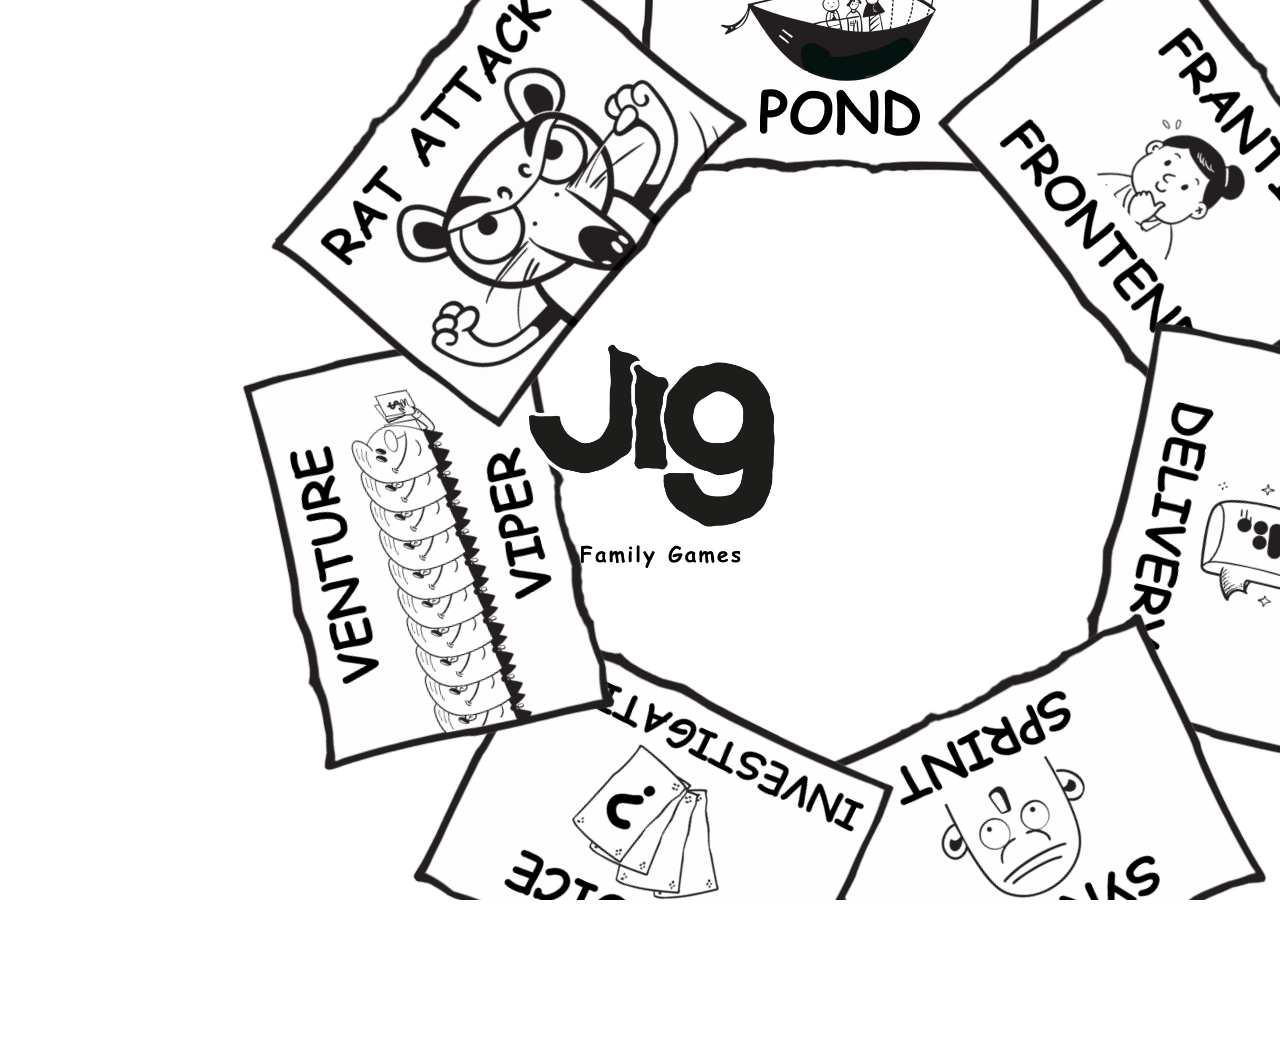
<file: index.html>
<!DOCTYPE html>
<html lang="en">
<head>
  <meta charset="UTF-8">
  <title>JigJam Minigames Hub</title>
  <link rel="stylesheet" href="style.css">
</head>
<body>
  <div id="container">
    <!-- Central Logo -->
    <div id="central-logo">
      <img src="assets/logo.png" alt="Logo" id="logo-image">
    </div>

    <!-- Circle Container -->
    <div id="circle-container">
      <!-- Game Items -->
      <!-- Game 1 -->
      <div class="game-item" style="--index:0;">
        <a href="games/sales_fish/index.html">
          <img src="games/sales_fish/assets/thumbnail.png" alt="Prospection Pond Thumbnail">
        </a>
      </div>
      <!-- Game 2 -->
      <div class="game-item" style="--index:1;">
        <a href="games/kate_katcher/index.html">
          <img src="games/kate_katcher/assets/thumbnail_kate.png" alt="Frantic Frontend Thumbnail">
        </a>
      </div>
      <!-- Game 3 -->
      <div class="game-item" style="--index:2;">
        <a href="games/design_delivery/index.html">
          <img src="games/design_delivery/assets/thumbnail.png" alt="Design Delivery Thumbnail">
        </a>
      </div>
      <!-- Game 4 -->
      <div class="game-item" style="--index:3;">
        <a href="games/syntax_sprint/index.html">
          <img src="games/syntax_sprint/assets/thumbnail.png" alt="Syntax Sprint Thumbnail">
        </a>
      </div>
      <!-- Game 5 -->
      <div class="game-item" style="--index:4;">
        <a href="games/invoice_investigation/index.html">
          <img src="games/invoice_investigation/assets/thumbnail.png" alt="Invoice Investigation Thumbnail">
        </a>
      </div>
      <!-- Game 6 -->
      <div class="game-item" style="--index:5;">
        <a href="games/venture_viper/index.html">
          <img src="games/venture_viper/assets/thumbnail.png" alt="Venture Viper Thumbnail">
        </a>
      </div>
      <!-- Game 7 -->
      <div class="game-item" style="--index:6;">
        <a href="games/rat_attack/index.html">
          <img src="games/rat_attack/assets/thumbnail.png" alt="Rat Attack Thumbnail">
        </a>
      </div>
    </div>
  </div>

  <!-- Include JavaScript -->
  <script src="script.js"></script>
</body>
</html>
</file>
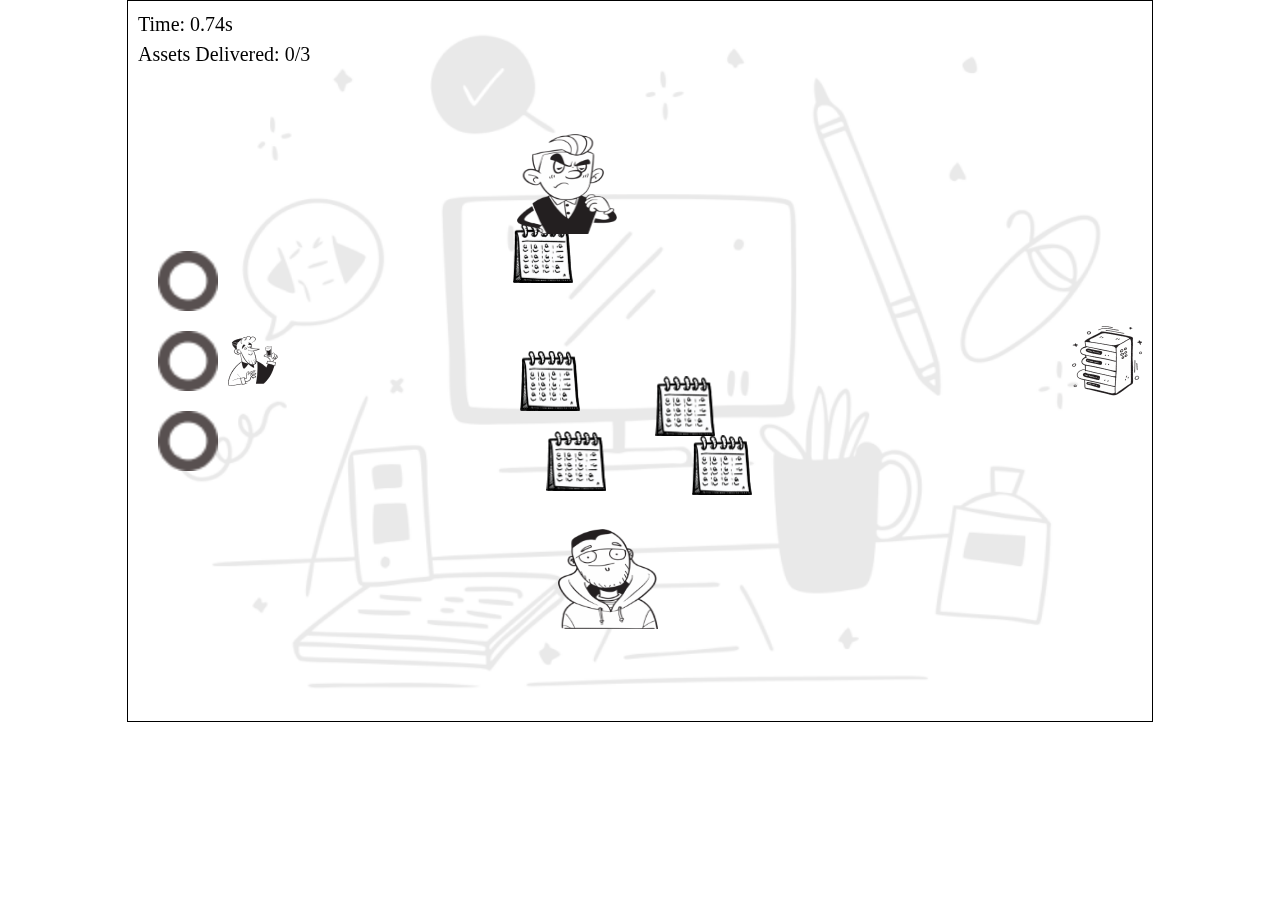
<file: games/design_delivery/index.html>
<!DOCTYPE html>
<html lang="en">
<head>
  <meta charset="UTF-8">
  <title>Design Delivery</title>
  <link rel="stylesheet" href="style.css">
</head>
<body>
  <canvas id="gameCanvas"></canvas>

  <!-- Include the game script -->
  <script src="game.js"></script>
</body>
</html>
</file>
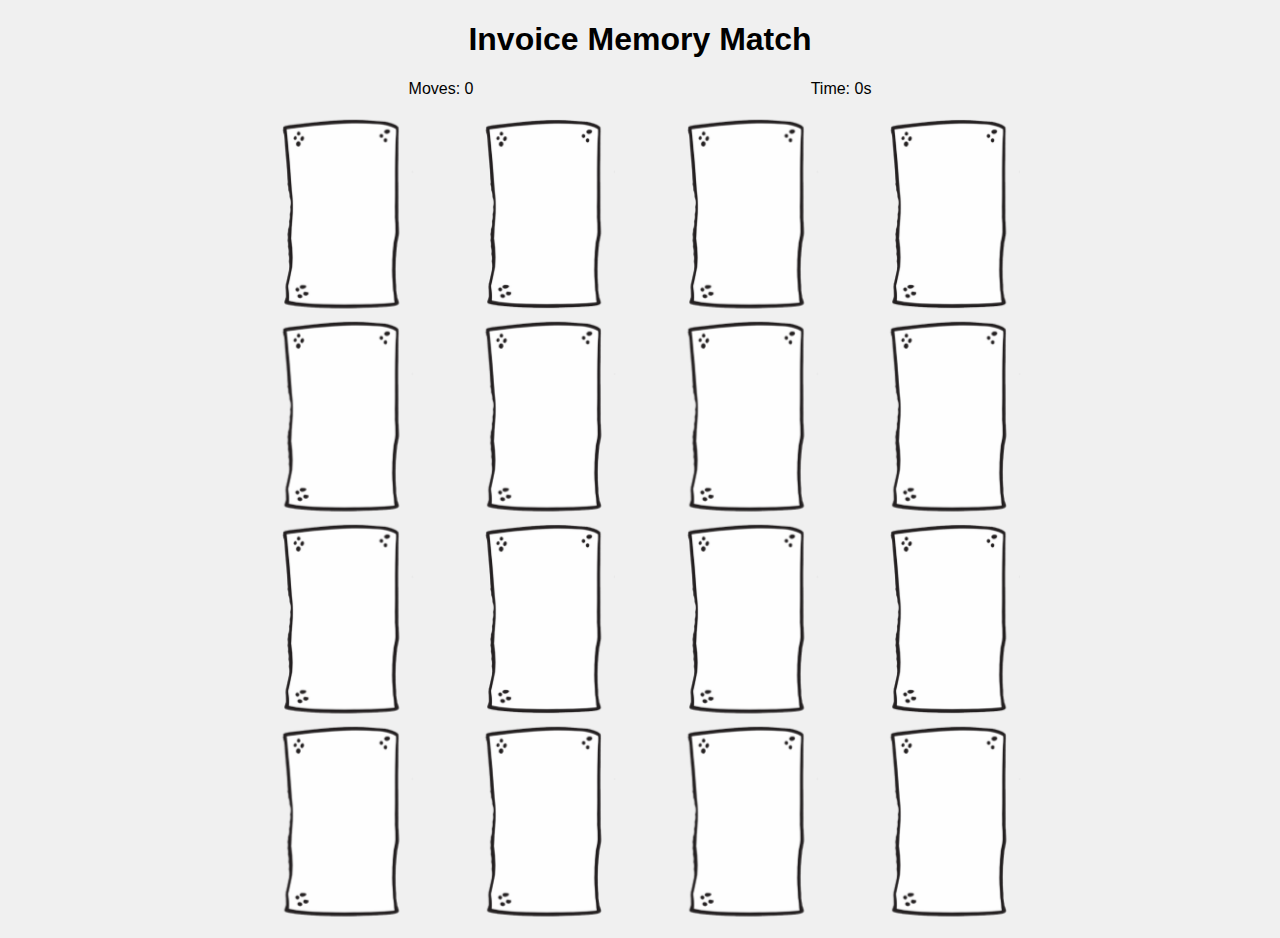
<file: games/invoice_investigation/index.html>
<!DOCTYPE html>
<html lang="en">
<head>
  <meta charset="UTF-8">
  <title>Invoice Investigation</title>
  <link rel="stylesheet" href="style.css">
</head>
<body>
  <div id="gameContainer">
    <header>
      <h1>Invoice Memory Match</h1>
      <div id="scoreBoard">
        <span id="moves">Moves: 0</span>
        <span id="timer">Time: 0s</span>
      </div>
    </header>
    <div id="gameBoard"></div>
    <div id="gameOverScreen" style="display: none;">
      <h2>Congratulations!</h2>
      <p>Your Score: <span id="finalScore"></span></p>
      <p>High Score: <span id="highScore"></span></p>
      <button id="restartBtn">Play Again</button>
    </div>
  </div>
  <script src="game.js"></script>
</body>
</html>
</file>
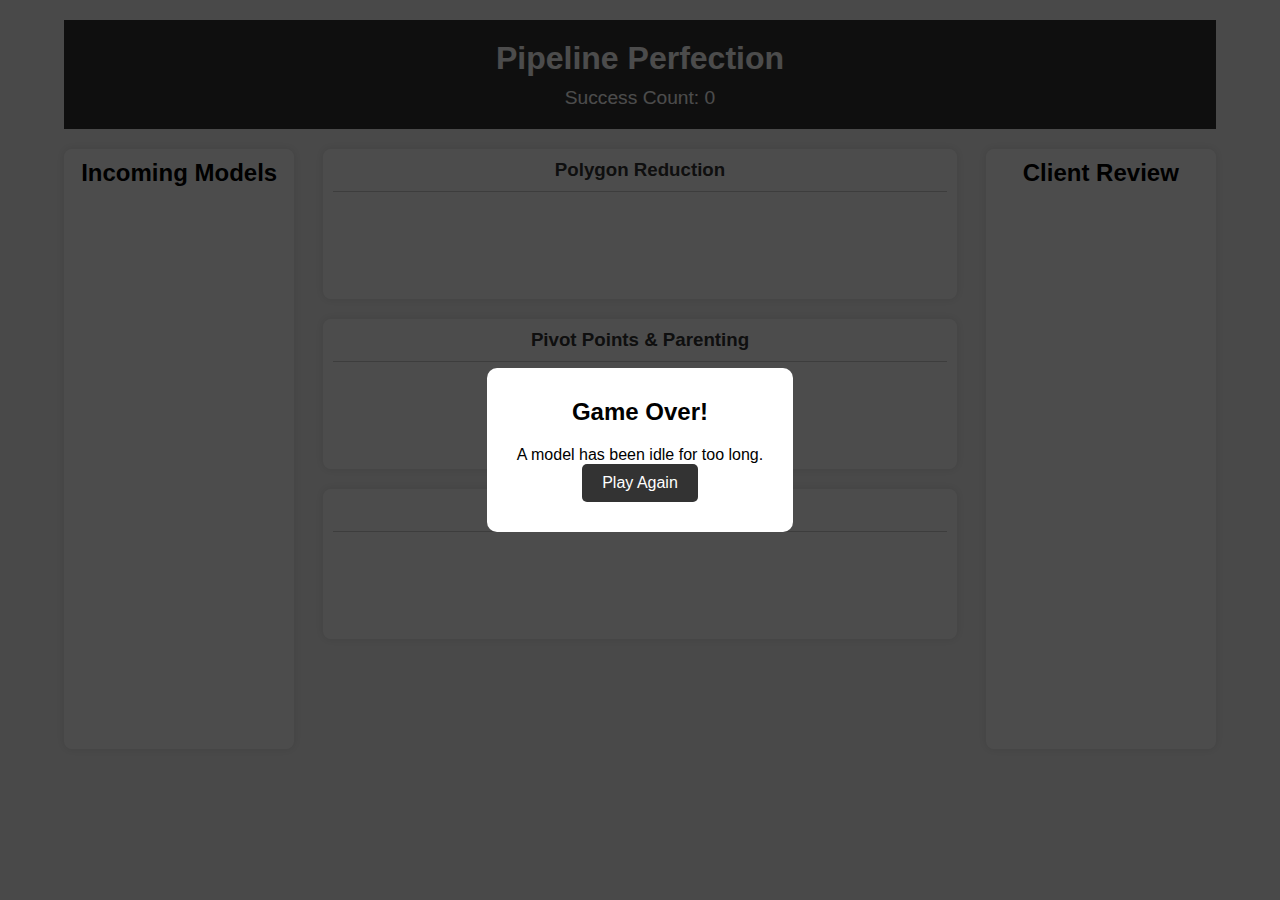
<file: games/pipeline_perfection/index.html>
<!DOCTYPE html>
<html lang="en">
<head>
  <meta charset="UTF-8">
  <title>Pipeline Perfection</title>
  <link rel="stylesheet" href="style.css">
</head>
<body>
  <div id="gameContainer">
    <header>
      <h1>Pipeline Perfection</h1>
      <div id="statusBar">
        <div>Success Count: <span id="successCount">0</span></div>
      </div>
    </header>
    <main>
      <div id="modelReception">
        <h2>Incoming Models</h2>
        <div id="modelsContainer">
          <!-- Incoming models will appear here -->
        </div>
      </div>
      <div id="stations">
        <div class="station" id="polygonReduction">
          <h3>Polygon Reduction</h3>
          <div class="queue" id="polygonReductionQueue">
            <!-- Models assigned to Polygon Reduction -->
          </div>
        </div>
        <div class="station" id="pivotPoints">
          <h3>Pivot Points & Parenting</h3>
          <div class="queue" id="pivotPointsQueue">
            <!-- Models assigned to Pivot Points -->
          </div>
        </div>
        <div class="station" id="materialsTextures">
          <h3>Materials & Textures</h3>
          <div class="queue" id="materialsTexturesQueue">
            <!-- Models assigned to Materials & Textures -->
          </div>
        </div>
      </div>
      <div id="clientReview">
        <h2>Client Review</h2>
        <div id="reviewContainer">
          <!-- Processed models go here -->
        </div>
      </div>
    </main>
    <div id="gameOverScreen">
      <div class="gameOverContent">
        <h2>Game Over!</h2>
        <p>A model has been idle for too long.</p>
        <button id="restartBtn">Play Again</button>
      </div>
    </div>
  </div>
  <script src="game.js"></script>
</body>
</html>
</file>
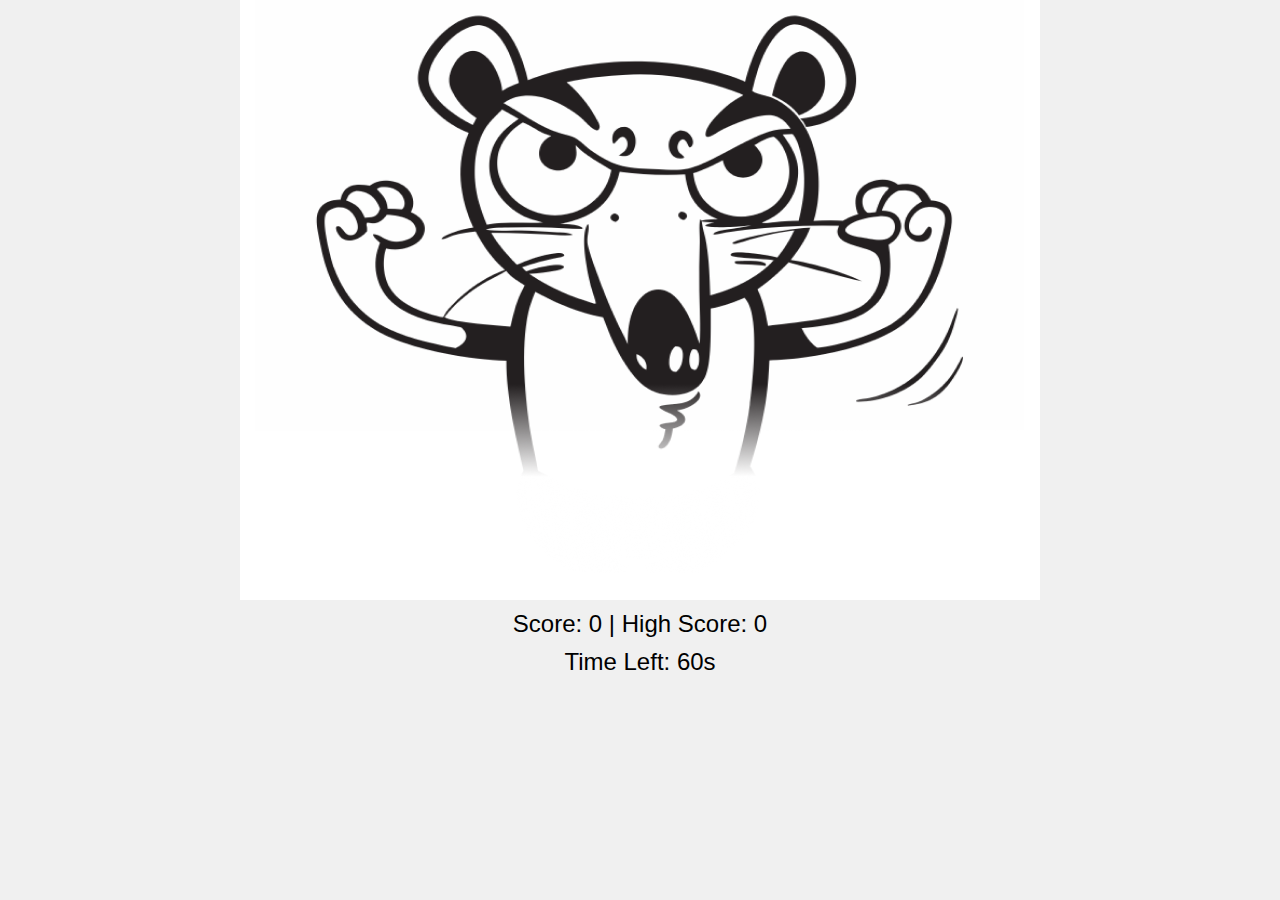
<file: games/rat_attack/index.html>
<!DOCTYPE html>
<html>
<head>
  <title>Rat Attack</title>
  <link rel="stylesheet" type="text/css" href="style.css">
</head>
<body>
  <div id="game-container">
    <!-- Pipes and developer heads will be dynamically added here -->

    <!-- Game Over Overlay -->
    <div id="game-over-overlay" class="hidden">
      <div id="game-over-content">
        <h1>Game Over!</h1>
        <p>Your Score: <span id="final-score"></span></p>
        <p>High Score: <span id="final-high-score"></span></p>
        <p>Press Enter to Try Again</p>
      </div>
    </div>
  </div>

  <div id="scoreboard">
    Score: <span id="score">0</span> | High Score: <span id="high-score">0</span>
  </div>
  <div id="timer">
    Time Left: <span id="time-left">60</span>s
  </div>
  <script src="game.js"></script>
</body>
</html>
</file>
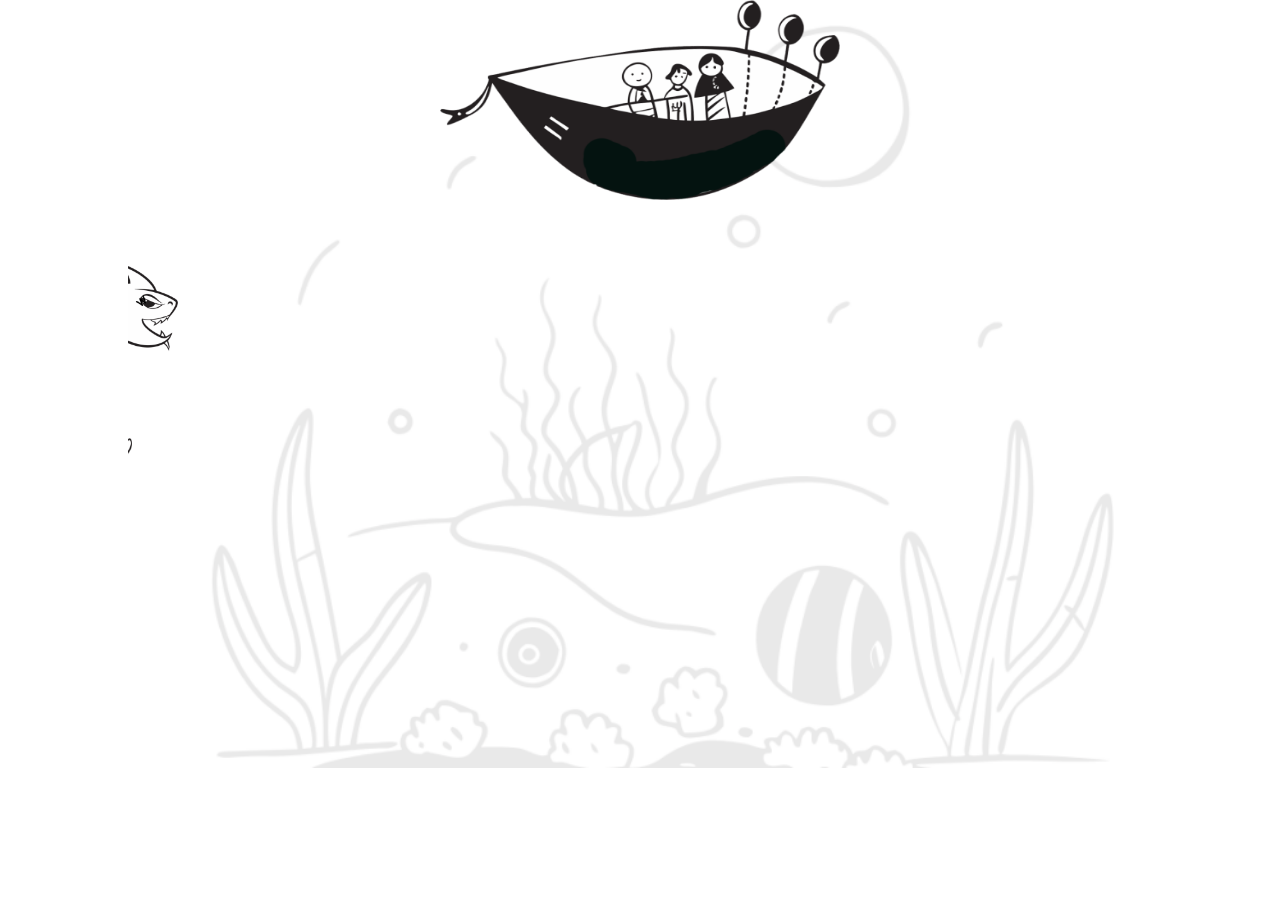
<file: games/Sales_fish/index.html>
<!DOCTYPE html>
<html lang="en">
<head>
  <meta charset="UTF-8">
  <title>Sales Fish</title>
  <link rel="stylesheet" href="style.css">
</head>
<body>
  <canvas id="gameCanvas"></canvas>

  <!-- Include the game script -->
  <script src="game.js"></script>
</body>
</html>
</file>
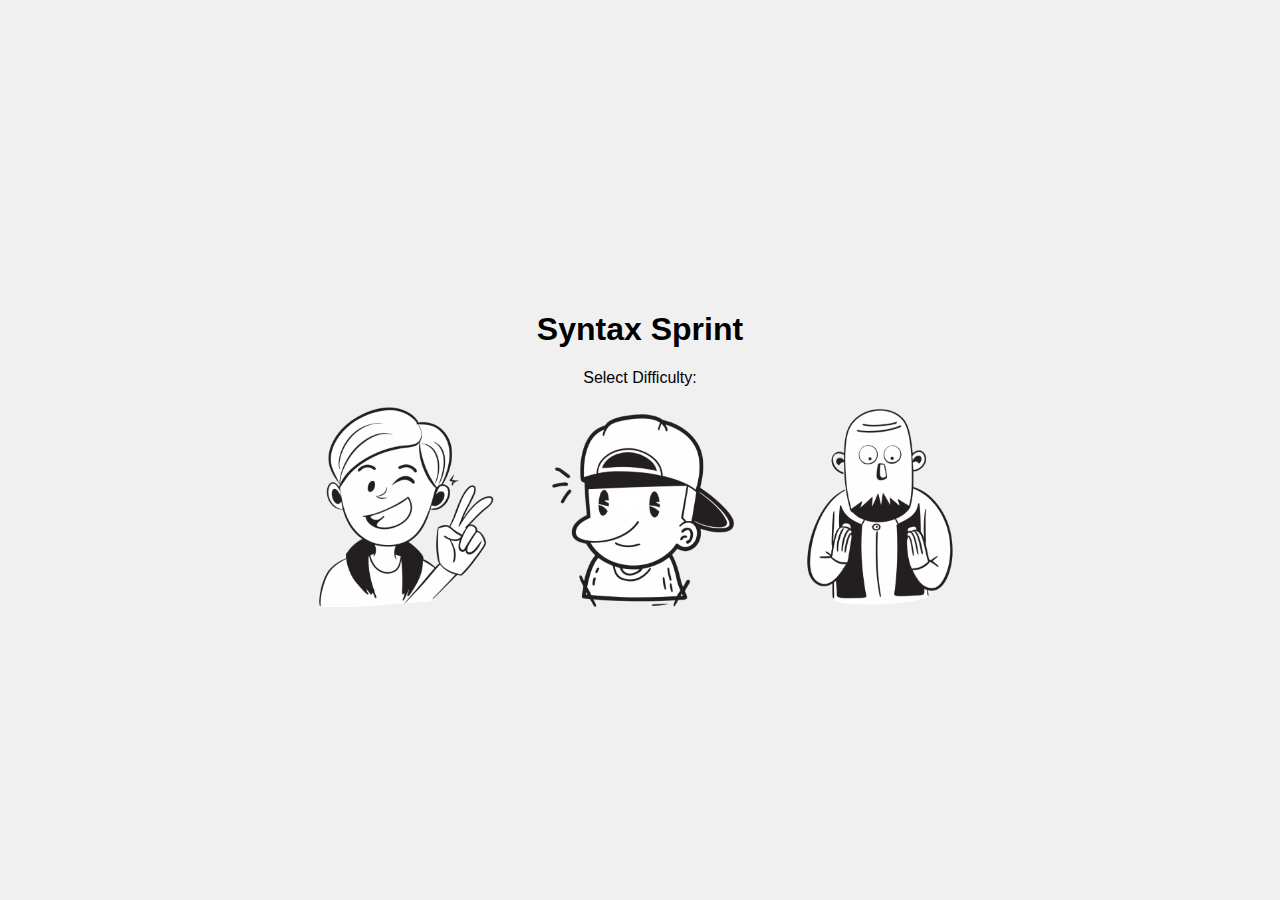
<file: games/syntax_sprint/index.html>
<!DOCTYPE html>
<html lang="en">
<head>
  <meta charset="UTF-8">
  <title>Syntax Sprint</title>
  <!-- Corrected the path to style.css -->
  <link rel="stylesheet" href="style.css">
</head>
<body>
  <div id="gameContainer">
    <div id="menu">
      <h1>Syntax Sprint</h1>
      <p>Select Difficulty:</p>
      <!-- Difficulty selection images -->
      <div class="difficulty-selection">
        <img id="easyImg" src="assets/yan.png" alt="Yan (Easy)">
        <img id="mediumImg" src="assets/zac.png" alt="Zac (Medium)">
        <img id="hardImg" src="assets/sam.png" alt="Sam (Hard)">
      </div>
    </div>
    <canvas id="gameCanvas" style="display: none;"></canvas>
    <div id="gameOverScreen" style="display: none;">
      <h2 id="gameOverMessage"></h2>
      <button id="restartBtn">Restart</button>
    </div>
  </div>

  <script src="game.js"></script>
</body>
</html>
</file>
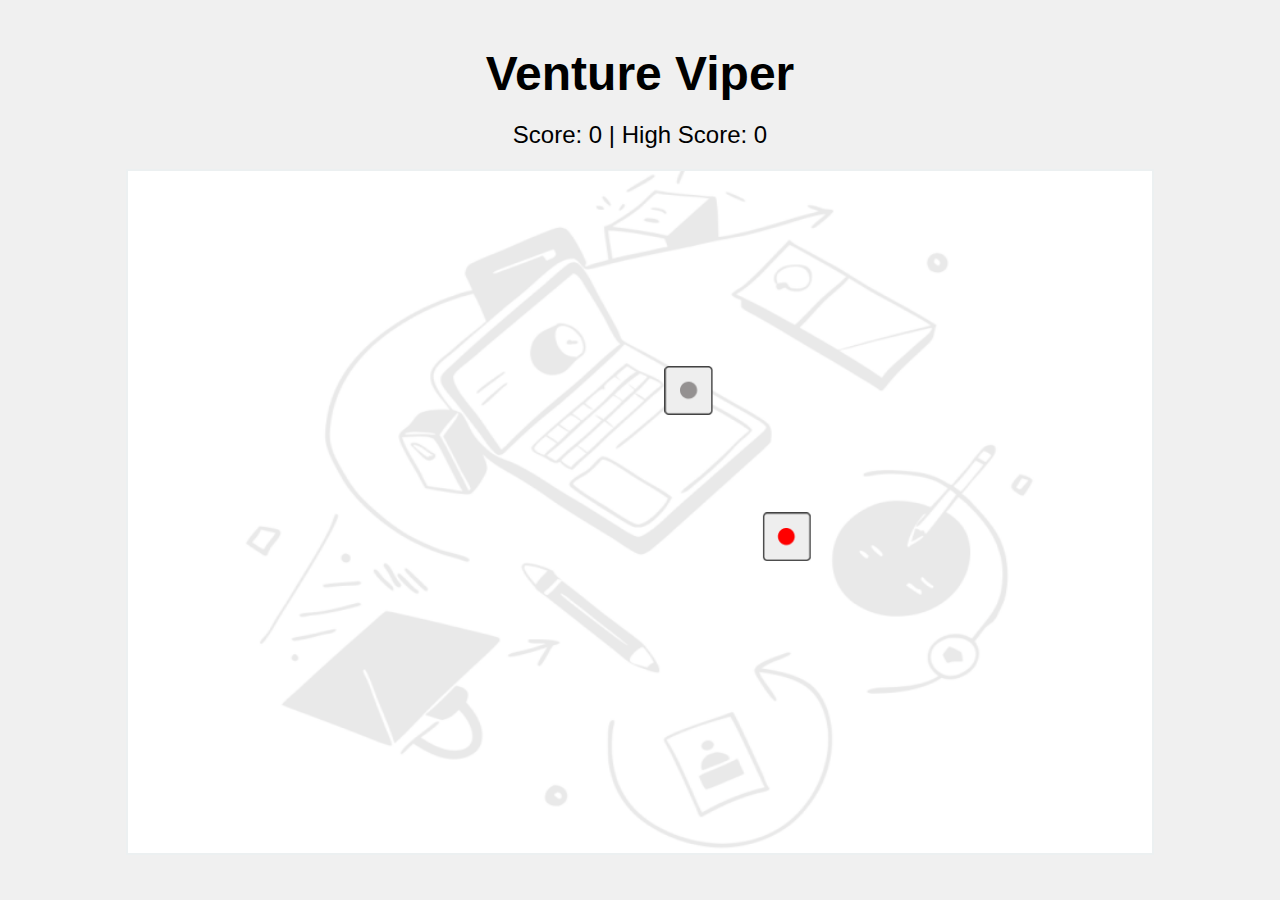
<file: games/venture_viper/index.html>
<!DOCTYPE html>
<html lang="en">
<head>
  <meta charset="UTF-8">
  <title>Venture Viper</title>
  <link rel="stylesheet" href="style.css">
</head>
<body>
  <div id="gameContainer">
    <h1>Venture Viper</h1>
    <div id="scoreBoard">Score: 0 | High Score: 0</div>
    <canvas id="gameCanvas"></canvas>
  </div>

  <script src="game.js"></script>
</body>
</html>
</file>
<file: style.css>
/* General Styles */
body, html {
  margin: 0;
  padding: 0;
  width: 100%;
  height: 100%;
  overflow: hidden;
}

body {
  font-family: "Comic Sans MS", sans-serif;
  font-weight: bold;
}

#container {
  position: relative;
  width: 100%;
  height: 100%;
}

/* Central Logo */
#central-logo {
  position: absolute;
  top: 50%;
  left: 50%;
  transform: translate(-50%, -50%);
  z-index: 1; /* Ensure it appears above the rotating thumbnails */
}

#central-logo img {
  width: 30vmin; /* Use vmin for consistent scaling */
  height: auto;
  cursor: pointer;
}

/* Circle Container */
#circle-container {
  position: absolute;
  top: 50%;
  left: 50%;
  transform: translate(-50%, -50%);
  width: 0;
  height: 0;
}

/* Circle Content */
#circle-content {
  position: relative;
  width: 0;
  height: 0;
  transform-origin: center center;
  animation: rotate 100s linear infinite;
}

/* Game Items */
.game-item {
  position: absolute;
  bottom: 0;
  left: 0;
  --num-items: 7;
  --index: 0;
  --angle: calc(360deg / var(--num-items) * var(--index));
  transform-origin: center bottom;
  transform: rotate(var(--angle)) translateY(-30vmin); /* Use vmin */
}

.game-button {
  background: none;
  border: none;
  padding: 0;
  cursor: pointer;
}

.game-button img {
  width: 15vmin; /* Use vmin */
  height: auto;
  transition: transform 0.3s, box-shadow 0.3s;
}

.game-button:hover img {
  transform: scale(1.8);
  box-shadow: 0 0 0px rgba(0, 0, 0, 0.5);
}

/* Circle Rotation Animation */
@keyframes rotate {
  from {
    transform: rotate(0deg);
  }
  to {
    transform: rotate(360deg);
  }
}

/* Modal Styles */
#modal-overlay {
  position: fixed;
  top: 0;
  left: 0;
  width: 100%;
  height: 100%;
  background-color: rgba(0, 0, 0, 0.7); /* Semi-transparent background */
  display: flex;
  justify-content: center;
  align-items: center;
  z-index: 2; /* Ensure it appears above all other content */
}

#modal-content {
  position: relative;
  width: 750px;            /* Set modal width to match your PNG */
  height: 540px;           /* Set modal height to match your PNG */
  background-color: transparent; /* Make modal background transparent */
}

#modal-image {
  width: 100%;
  height: 100%;
}

#play-button {
  position: absolute;
  bottom: 40px;               /* 40px above the bottom of the image */
  left: 50%;
  transform: translateX(-50%);
  border-color: #000;
  border-width: 8px;
  border-radius: 8px;
  padding: 8px 24px;
  font-size: 24px;
  font-family: Comic Sans MS;
  cursor: pointer;
}
</file>
<file: games/design_delivery/style.css>
body {
  margin: 0;
  padding: 0;
  background: #f0f0f0
  overflow: hidden;
}

#gameCanvas {
  display: block;
  margin: 0 auto;
  background: #f0f0f0; /* Light gray color as a placeholder */
  border: 1px solid #000000;
}
</file>
<file: games/invoice_investigation/style.css>
body {
  margin: 0;
  padding: 0;
  background-color: #f0f0f0;
  font-family: Arial, sans-serif;
}

#gameContainer {
  width: 80%;
  max-width: 800px;
  margin: 0 auto;
  text-align: center;
}

header {
  margin-top: 20px;
}

#scoreBoard {
  display: flex;
  justify-content: space-around;
  margin: 10px 0;
}

#gameBoard {
  display: grid;
  grid-template-columns: repeat(4, 1fr);
  gap: 10px;
  margin: 20px auto;
}

.card {
  position: relative;
  width: 100%;
  padding-top: 100%;
  cursor: pointer;
  transform-style: preserve-3d;
  transition: transform 0.5s;
}

.card.flipped {
  transform: rotateY(180deg);
}

.card .front,
.card .back {
  position: absolute;
  width: 100%;
  height: 100%;
  top: 0;
  left: 0;
  backface-visibility: hidden;
  -webkit-backface-visibility: hidden; /* For Safari */
}

.card .front {
  background-image: url('assets/card-back.png');
  background-size: cover;
  background-position: center;
  background-repeat: no-repeat;
  /* Removed border and background color */
  z-index: 2;
}

.card .back {
  transform: rotateY(180deg);
  /* Removed border and background color */
  z-index: 1;
}

.card .back img {
  width: 100%;
  height: 100%;
  object-fit: cover;
}

.matched {
  ointer-events: none;
}

#gameOverScreen {
  position: fixed;
  top: 0;
  left: 0;
  width: 100%;
  height: 100%;
  background-color: rgba(0,0,0,0.7);
  color: #ffffff;
  display: flex;
  flex-direction: column;
  justify-content: center;
  align-items: center;
}

#gameOverScreen h2 {
  font-size: 36px;
}

#gameOverScreen p {
  font-size: 24px;
}

#restartBtn {
  padding: 10px 20px;
  font-size: 18px;
  cursor: pointer;
}

/* Responsive Grid */
@media (max-width: 600px) {
  #gameBoard {
    grid-template-columns: repeat(2, 1fr);
  }
}

@media (min-width: 601px) and (max-width: 900px) {
  #gameBoard {
    grid-template-columns: repeat(3, 1fr);
  }
}

@media (min-width: 901px) {
  #gameBoard {
    grid-template-columns: repeat(4, 1fr);
  }
}
</file>
<file: games/rat_attack/style.css>
/* General Styles */
body {
  margin: 0;
  padding: 0;
  background-color: #f0f0f0;
  font-family: Comic Sans MS, sans-serif;
}

/* Game Container */
#game-container {
  position: relative;
  width: 800px;
  height: 600px;
  margin: 0 auto;
  background-image: url('assets/background.png');
  background-size: cover;
  background-position: center;
  overflow: hidden;
}

/* Pipe Styles */
.pipe {
  position: absolute;
  bottom: 0;
  width: 100px;
  height: 200px;
}

/* Pipe back */
.pipe-back {
  position: absolute;
  width: 100%;
  height: 100%;
  background-image: url('assets/pipe.png');
  background-size: cover;
  z-index: 1;
}

/* Developer Head Styles */
.dev-head {
  position: absolute;
  bottom: 0;
  width: 100px;
  height: 150px; /* Changed height from 100px to 150px */
  background-size: cover;
  transition: bottom 0.2s ease;
  z-index: 2;
}

.dev-head.hidden {
  display: none;
}

.dev-head.pop-up {
  bottom: 100px; /* Adjusted to match the new height */
}

.dev-head.whacked {
  /* Optional styles for whacked state */
}

/* Pipe front */
.pipe-front {
  position: absolute;
  width: 100%;
  height: 100%;
  background-image: url('assets/pipe-front.png');
  background-size: cover;
  z-index: 3;
}

/* Scoreboard and Timer */
#scoreboard, #timer {
  text-align: center;
  font-size: 24px;
  margin-top: 10px;
}

/* Game Over Overlay */
#game-over-overlay {
  position: absolute; /* Position absolutely within the game container */
  top: 0;
  left: 0;
  width: 100%; /* Cover the entire game container */
  height: 100%;
  background-color: rgba(0, 0, 0, 0.7);
  display: flex;
  justify-content: center;
  align-items: center;
  z-index: 9999; /* Ensure it appears above other elements */
}

#game-over-overlay.hidden {
  display: none;
}

#game-over-content {
  color: #fff;
  text-align: center;
  font-size: 32px;
}
</file>
<file: games/Sales_fish/style.css>
body {
  margin: 0;
  padding: 0;
  overflow: hidden;
}

#gameCanvas {
  display: block;
  margin: 0 auto;
  background: #87CEEB; /* Sky blue color as a placeholder */
}
</file>
<file: games/syntax_sprint/style.css>
/* Center the gameContainer both horizontally and vertically */
body {
  margin: 0;
  padding: 0;
  background-color: #f0f0f0;
  display: flex;                /* Use Flexbox */
  justify-content: center;      /* Center horizontally */
  align-items: center;          /* Center vertically */
  height: 100vh;                /* Full viewport height */
  font-family: Comic Sans MS, sans-serif;
}

#gameContainer {
  text-align: center;
  /* Removed margin-top to allow Flexbox centering */
}

#menu, #gameOverScreen {
  display: inline-block;
}

#gameCanvas {
  border: 1px solid #000;
}

.difficulty-selection {
  display: flex;
  justify-content: center;
  margin-top: 20px;
}

.difficulty-selection img {
  width: 200px;
  height: 200px;
  margin: 0 20px;
  cursor: pointer;
  transition: transform 0.2s;
}

.difficulty-selection img:hover {
  transform: scale(1.2);
}

button {
  padding: 10px 20px;
  margin: 10px;
  font-size: 16px;
}
</file>
<file: games/pipeline_perfection/style.css>
/* Reset and basic styles */
* {
  box-sizing: border-box;
  margin: 0;
  padding: 0;
}

body {
  font-family: Arial, sans-serif;
  background-color: #f4f4f4;
}

#gameContainer {
  width: 90%;
  max-width: 1200px;
  margin: 20px auto;
  text-align: center;
}

header {
  background-color: #333;
  color: #fff;
  padding: 20px 0;
}

#statusBar {
  margin-top: 10px;
  font-size: 1.2em;
}

main {
  display: flex;
  justify-content: space-between;
  margin-top: 20px;
}

/* Model Reception Area */
#modelReception {
  width: 20%;
  background-color: #fff;
  padding: 10px;
  border-radius: 8px;
  height: 600px;
  overflow-y: auto;
  box-shadow: 0 0 10px rgba(0,0,0,0.1);
}

#modelsContainer .model {
  position: relative;
  width: 100px;
  height: 100px; /* Maintained 100x100 */
  background-image: url('assets/model.png'); /* Ensure this path is correct */
  background-size: cover;
  margin: 10px auto;
  border: 1px solid #ccc;
  border-radius: 5%; /* Changed from 50% to 5% */
  cursor: grab;
  user-select: none;
  box-shadow: 0 2px 5px rgba(0,0,0,0.1);
  transition: transform 0.3s; /* Added for hover effect */
}

/* Hover Effect for Models */
.model:hover {
  transform: scale(1.05);
}

/* Circular Timer */
.model .circularTimer {
  position: absolute;
  top: -5px;
  right: -5px;
  width: 20px;
  height: 20px;
  border: 2px solid #000;
  border-radius: 50%;
  background: conic-gradient(
    #ff0000 0%,
    #ff0000 100%
  );
  display: flex;
  align-items: center;
  justify-content: center;
  font-size: 10px;
  color: #fff;
}

.model .circularTimer.paused {
  background: conic-gradient(
    #0000ff 0%,
    #0000ff 100%
  );
}

/* Progress Bars */
.progressBarContainer {
  position: absolute;
  bottom: 10px; /* Adjusted for better spacing */
  left: 50%;
  transform: translateX(-50%);
  width: 90%;
  display: flex;
  flex-direction: column; /* Stack vertically */
  gap: 2px;
}

.progressBar {
  width: 100%;
  height: 5px;
  background-color: #ccc;
  border-radius: 2px;
  overflow: hidden;
}

.progressBar .fill {
  width: 0%;
  height: 100%;
  background-color: #000;
  transition: width 0.5s, background-color 0.5s;
}

/* Stations Area */
#stations {
  width: 55%;
  display: flex;
  flex-direction: column;
  gap: 20px;
}

.station {
  background-color: #fff;
  padding: 10px;
  border-radius: 8px;
  height: 150px; /* Increased height to accommodate progress bars */
  position: relative;
  box-shadow: 0 0 10px rgba(0,0,0,0.1);
  transition: background-color 0.3s; /* For dragover effect */
}

.station.dragover {
  background-color: #e0e0e0; /* Highlight on dragover */
}

.station h3 {
  margin-bottom: 10px;
  color: #333;
}

.queue {
  display: flex;
  gap: 10px;
  height: 120px; /* Increased height to accommodate models with progress bars */
  overflow-x: auto;
  padding: 5px;
  border-top: 1px solid #ccc;
}

.queue .model {
  position: relative;
  width: 100px;
  height: 100px; /* Maintained 100x100 */
  background-image: url('assets/model.png'); /* Ensure this path is correct */
  background-size: cover;
  border: 1px solid #ccc;
  border-radius: 5%; /* Changed from 50% to 5% */
  cursor: grab;
  user-select: none;
  box-shadow: 0 2px 5px rgba(0,0,0,0.1);
  transition: transform 0.3s; /* Added for hover effect */
}

/* Hover Effect for Queued Models */
.queue .model:hover {
  transform: scale(1.05);
}

/* Circular Timer in Stations */
.queue .model .circularTimer {
  position: absolute;
  top: -5px;
  right: -5px;
  width: 20px;
  height: 20px;
  border: 2px solid #000;
  border-radius: 50%;
  background: conic-gradient(
    #ff0000 0%,
    #ff0000 100%
  );
  display: flex;
  align-items: center;
  justify-content: center;
  font-size: 10px;
  color: #fff;
}

.queue .model .circularTimer.paused {
  background: conic-gradient(
    #0000ff 0%,
    #0000ff 100%
  );
}

/* Client Review Area */
#clientReview {
  width: 20%;
  background-color: #fff;
  padding: 10px;
  border-radius: 8px;
  height: 600px;
  overflow-y: auto;
  box-shadow: 0 0 10px rgba(0,0,0,0.1);
}

#reviewContainer .model {
  position: relative;
  width: 100px;
  height: 100px; /* Maintained 100x100 */
  background-image: url('assets/model.png'); /* Ensure this path is correct */
  background-size: cover;
  margin: 10px auto;
  border: 1px solid #ccc;
  border-radius: 5%; /* Changed from 50% to 5% */
  box-shadow: 0 2px 5px rgba(0,0,0,0.1);
}

/* Game Over Screen */
#gameOverScreen {
  position: fixed;
  top: 0;
  left: 0;
  width: 100%;
  height: 100%;
  background-color: rgba(0,0,0,0.7);
  display: flex;
  justify-content: center;
  align-items: center;
}

.hidden {
  display: none;
}

.gameOverContent {
  background-color: #fff;
  padding: 30px;
  border-radius: 10px;
  text-align: center;
}

.gameOverContent h2 {
  margin-bottom: 20px;
}

#restartBtn {
  padding: 10px 20px;
  font-size: 1em;
  background-color: #333;
  color: #fff;
  border: none;
  border-radius: 5px;
  cursor: pointer;
}

#restartBtn:hover {
  background-color: #555;
}

/* Responsive Design */
@media (max-width: 1200px) {
  main {
    flex-direction: column;
    align-items: center;
  }

  #modelReception, #clientReview {
    width: 80%;
    height: 300px;
  }

  #stations {
    width: 100%;
  }

  .station {
    width: 100%;
  }

  /* Adjust model height for smaller screens */
  #modelsContainer .model,
  .queue .model,
  #reviewContainer .model {
    height: 100px; /* Maintain 100x100 */
  }

  .progressBarContainer {
    width: 80%;
  }
}
</file>
<file: games/venture_viper/style.css>
/* Reset default browser styles */
* {
  margin: 0;
  padding: 0;
  box-sizing: border-box;
}

/* Body Styling */
body {
  background-color: #f0f0f0 ;
  display: flex;
  justify-content: center;
  align-items: center;
  height: 100vh;
}

/* Game Container */
#gameContainer {
  text-align: center;
  color: #000;
  font-family: Comic Sans MS, sans-serif;
}

/* Game Title */
#gameContainer h1 {
  margin-bottom: 20px;
  font-size: 48px;
  text-shadow: 0px 0px #fff;
}

/* Scoreboard Styling */
#scoreBoard {
  margin: 10px 0 20px 0;
  font-size: 24px;
}

/* Canvas Styling */
#gameCanvas {
  background-color: #34495e;
  border: 2px solid #ecf0f1;
  display: block;
  margin: 0 auto;
}
</file>
